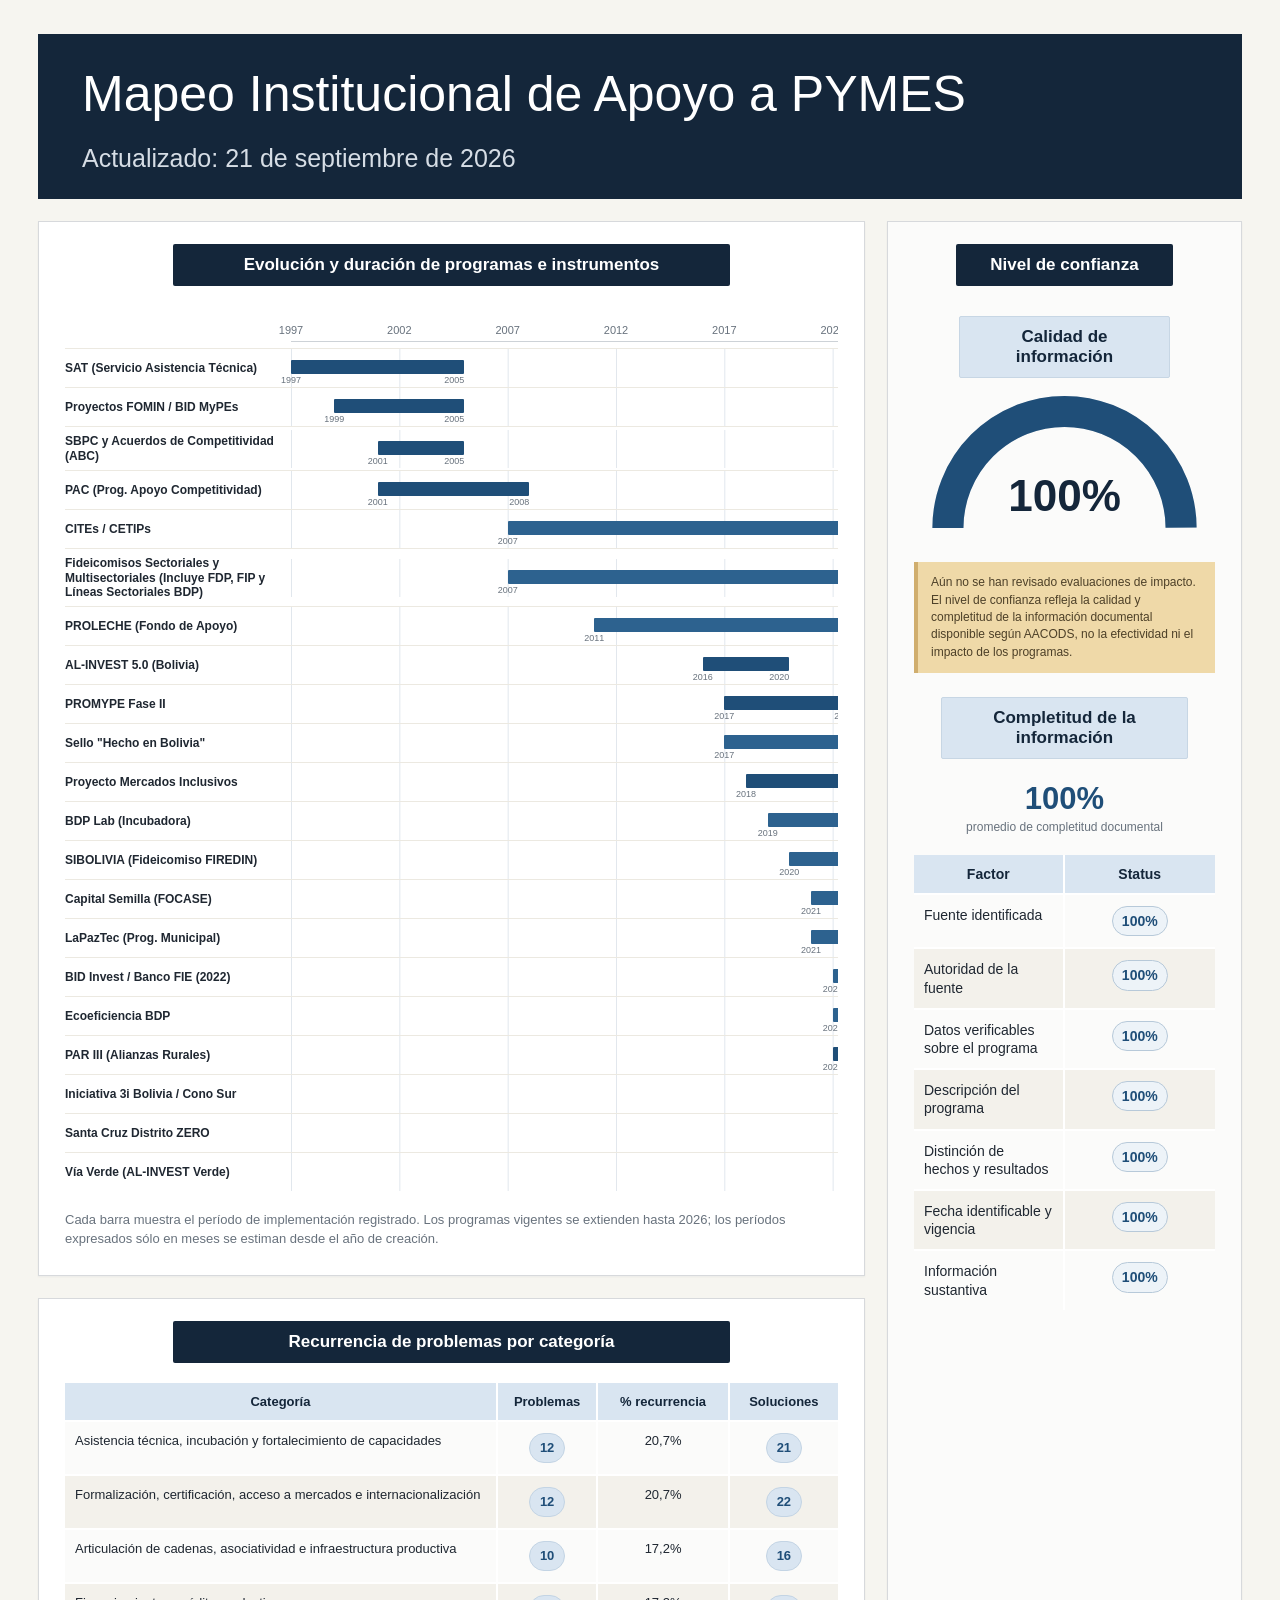
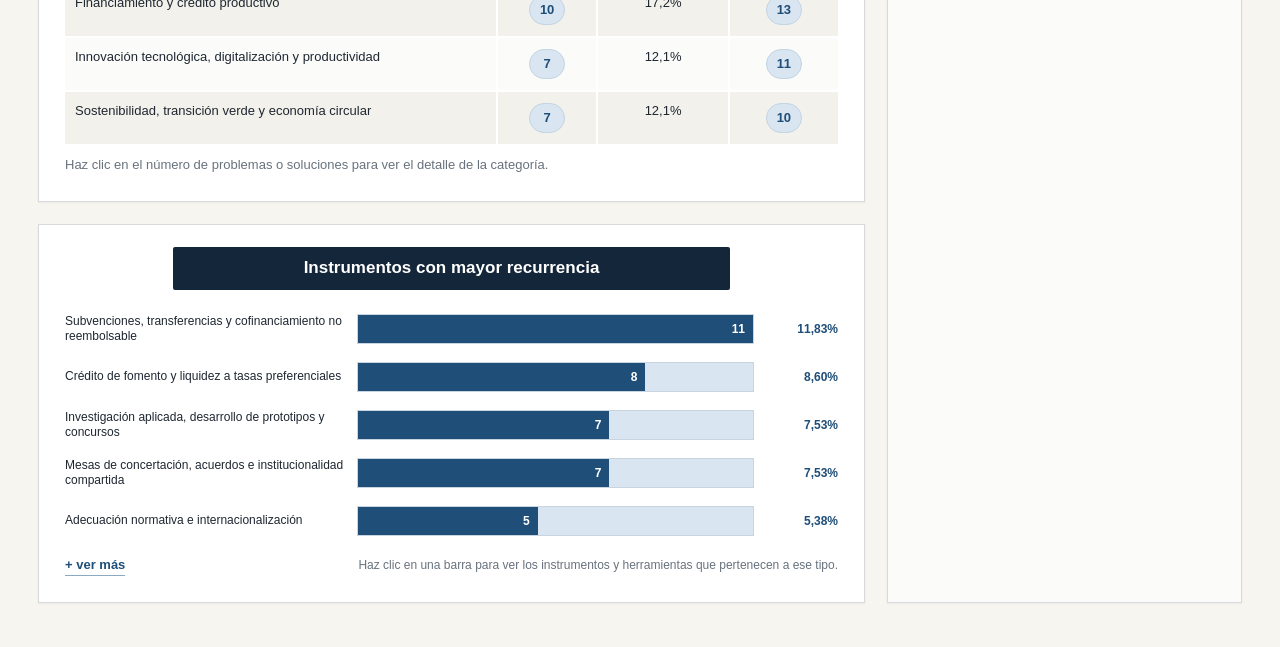
<file: index.html>
<!DOCTYPE html>
<html lang="es">
<head>
  <meta charset="UTF-8" />
  <meta name="viewport" content="width=device-width, initial-scale=1.0" />
  <title>Mapeo Institucional de Apoyo a PYMES</title>
  <link rel="stylesheet" href="styles.css" />
</head>
<body>
  <div class="page-shell">
    <header class="hero-header">
      <h1 id="dashboard-title">Mapeo Institucional de Apoyo a PYMES</h1>
      <p id="dashboard-updated">Actualizado: 21 de septiembre de 2026</p>
    </header>

    <main class="dashboard-grid">
      <section class="card evolution-card">
        <div class="card-pill">Evolución y duración de programas e instrumentos</div>
        <div id="timelineChart" class="timeline-chart"></div>
        <p class="card-note">Cada barra muestra el período de implementación registrado. Los programas vigentes se extienden hasta 2026; los períodos expresados sólo en meses se estiman desde el año de creación.</p>
      </section>

      <section class="card recurrence-card">
        <div class="card-pill">Recurrencia de problemas por categoría</div>
        <div class="table-scroll">
          <table class="data-table compact-table" id="recurrenceTable">
            <thead><tr><th>Categoría</th><th>Problemas</th><th>% recurrencia</th><th>Soluciones</th></tr></thead>
            <tbody></tbody>
          </table>
        </div>
        <p class="card-note">Haz clic en el número de problemas o soluciones para ver el detalle de la categoría.</p>
      </section>

      <aside class="card quality-card">
        <div class="card-pill">Nivel de confianza</div>
        <div class="badge-label">Calidad de información</div>
        <div class="gauge-wrapper">
          <svg class="confidence-gauge" viewBox="0 0 220 125" aria-label="Nivel de confianza">
            <path class="gauge-track" pathLength="100" d="M20 105 A90 90 0 0 1 200 105"></path>
            <path id="gaugeProgress" class="gauge-progress" pathLength="100" d="M20 105 A90 90 0 0 1 200 105"></path>
            <text id="confidenceValue" x="110" y="92" text-anchor="middle" class="gauge-text">0%</text>
          </svg>
        </div>
        <p class="confidence-note" id="impactNote"></p>

        <div class="badge-label second-badge">Completitud de la información</div>
        <div class="quality-metric-line"><span class="metric-strong" id="completenessValue">0%</span><span class="metric-sub">promedio de completitud documental</span></div>
        <table class="data-table factor-table" id="qualityTable"><thead><tr><th>Factor</th><th>Status</th></tr></thead><tbody></tbody></table>
      </aside>

      <section class="card instruments-card">
        <div class="card-pill">Instrumentos con mayor recurrencia</div>
        <div id="instrumentBars" class="instrument-bars"></div>
        <div class="instrument-footer">
          <button id="toggleInstruments" class="link-button">+ ver más</button>
          <span class="legend-text">Haz clic en una barra para ver los instrumentos y herramientas que pertenecen a ese tipo.</span>
        </div>
      </section>
    </main>
  </div>
  <script src="data.js"></script>
  <script src="script.js"></script>
</body>
</html>
</file>
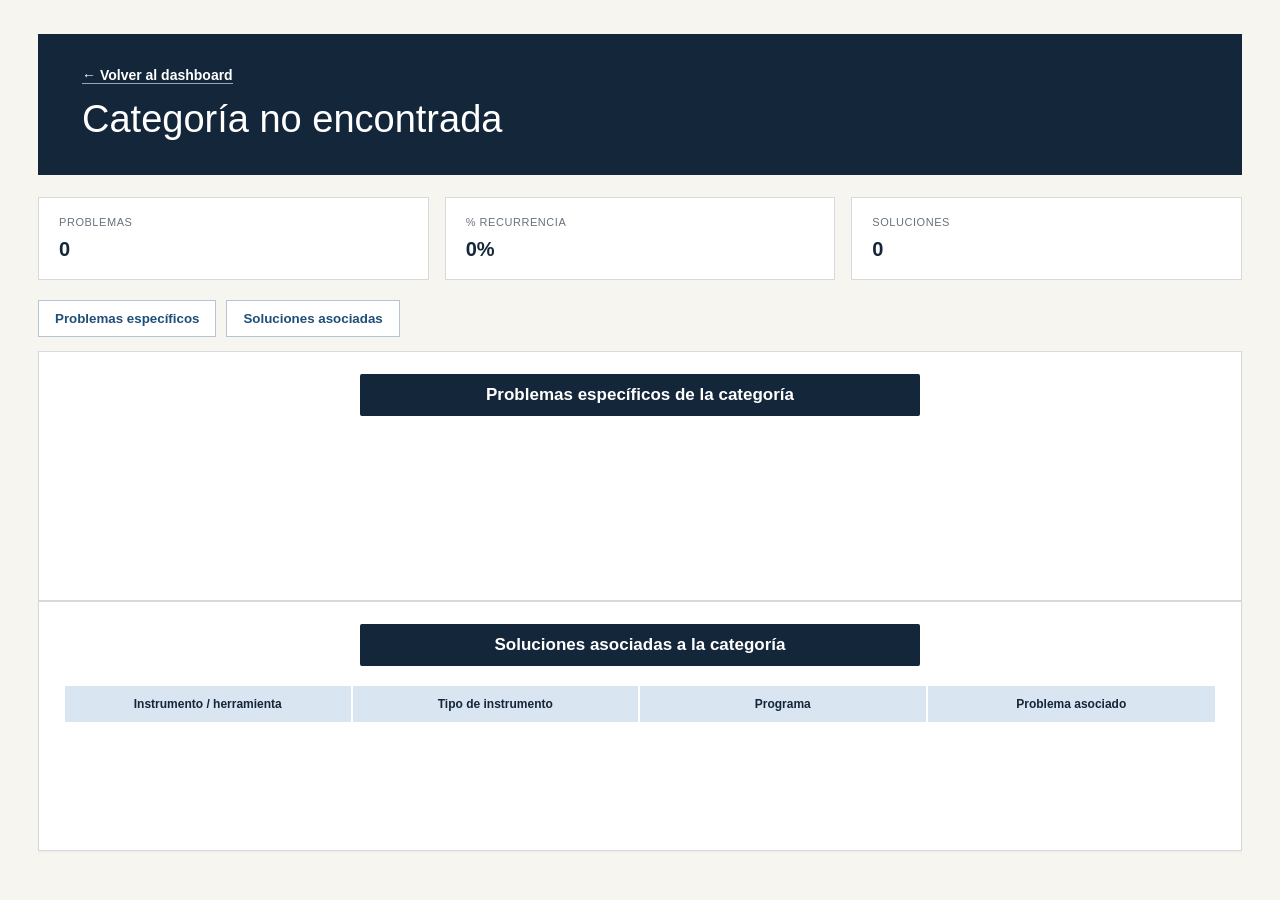
<file: categoria.html>
<!DOCTYPE html>
<html lang="es">
<head>
  <meta charset="UTF-8" />
  <meta name="viewport" content="width=device-width, initial-scale=1.0" />
  <title>Detalle de categoría</title>
  <link rel="stylesheet" href="styles.css" />
</head>
<body>
  <div class="page-shell secondary-shell">
    <header class="hero-header secondary-header">
      <a href="index.html" class="back-link">← Volver al dashboard</a>
      <h1 id="categoryTitle">Detalle de categoría</h1>
      <p id="categorySubtitle"></p>
    </header>

    <section class="detail-summary-grid">
      <div class="mini-card"><span class="mini-label">Problemas</span><strong id="categoryProblems">0</strong></div>
      <div class="mini-card"><span class="mini-label">% recurrencia</span><strong id="categoryPct">0%</strong></div>
      <div class="mini-card"><span class="mini-label">Soluciones</span><strong id="categorySolutions">0</strong></div>
    </section>

    <div class="tabs">
      <button class="tab-button" id="problemsTab">Problemas específicos</button>
      <button class="tab-button" id="solutionsTab">Soluciones asociadas</button>
    </div>

    <section class="card detail-card" id="problemsPanel">
      <div class="card-pill">Problemas específicos de la categoría</div>
      <ol id="problemList" class="problem-list"></ol>
    </section>

    <section class="card detail-card" id="solutionsPanel">
      <div class="card-pill">Soluciones asociadas a la categoría</div>
      <div class="table-scroll">
        <table class="data-table detail-table"><thead><tr><th>Instrumento / herramienta</th><th>Tipo de instrumento</th><th>Programa</th><th>Problema asociado</th></tr></thead><tbody id="solutionsBody"></tbody></table>
      </div>
    </section>
  </div>
  <script src="data.js"></script>
  <script src="categoria.js"></script>
</body>
</html>
</file>
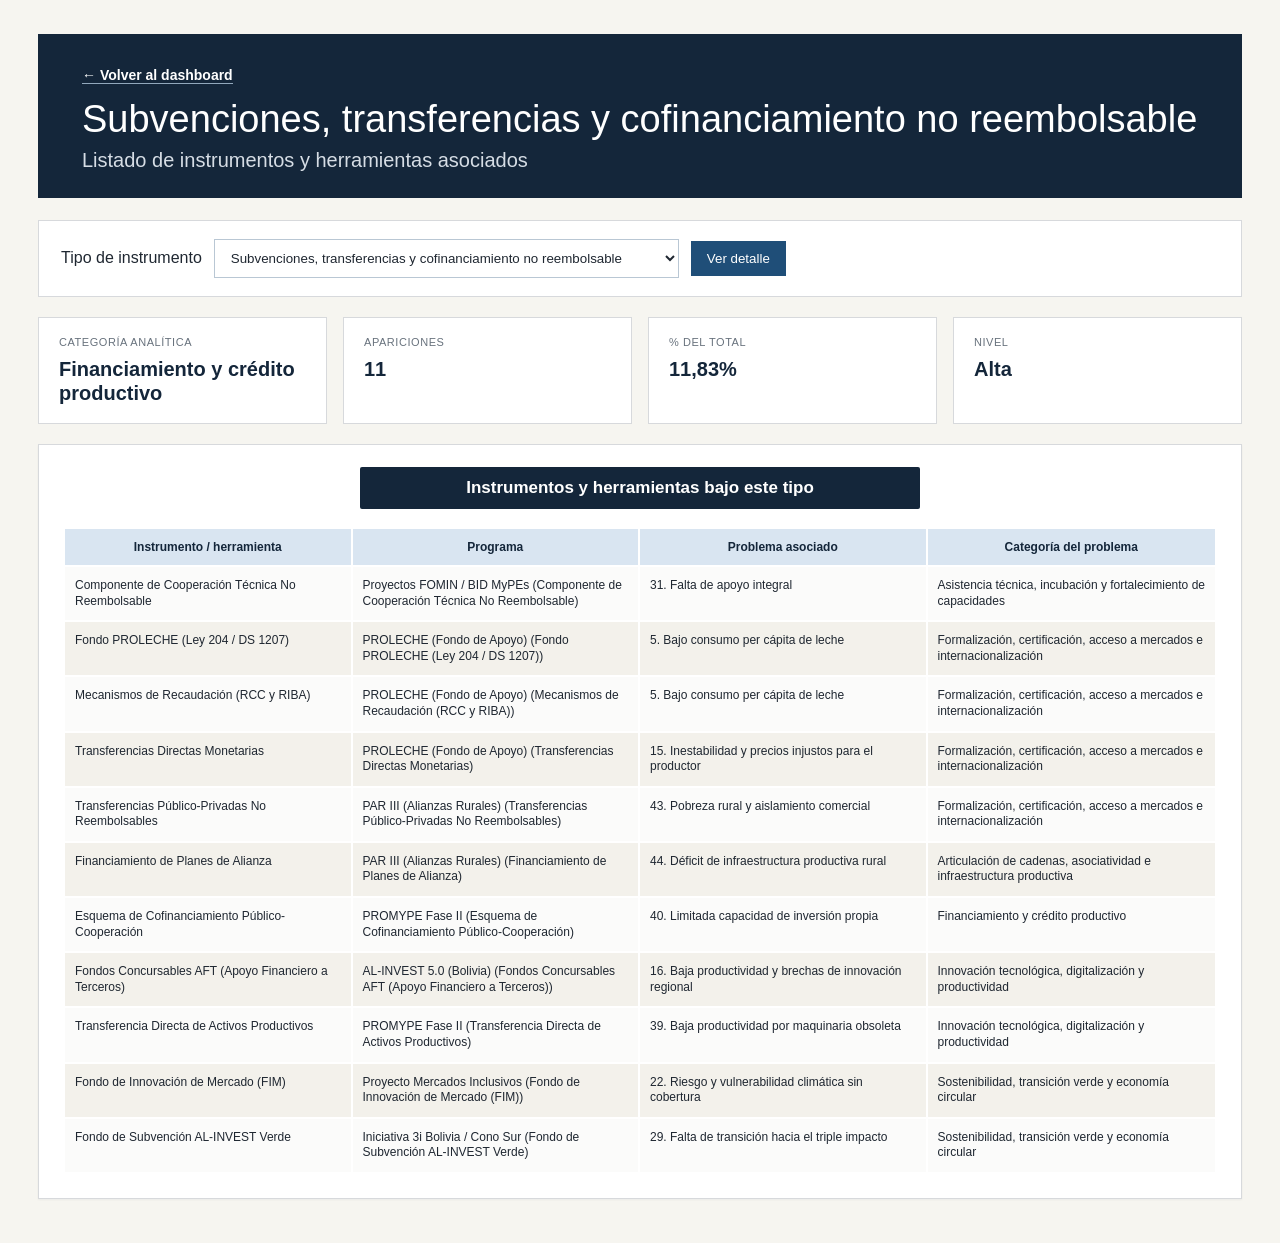
<file: instrumento.html>
<!DOCTYPE html>
<html lang="es">
<head>
  <meta charset="UTF-8" />
  <meta name="viewport" content="width=device-width, initial-scale=1.0" />
  <title>Detalle por tipo de instrumento</title>
  <link rel="stylesheet" href="styles.css" />
</head>
<body>
  <div class="page-shell secondary-shell">
    <header class="hero-header secondary-header">
      <a href="index.html" class="back-link">← Volver al dashboard</a>
      <h1 id="detailTitle">Detalle por tipo de instrumento</h1>
      <p id="detailSubtitle">Listado de instrumentos y herramientas asociados</p>
    </header>
    <section class="filter-bar"><label for="typeSelect">Tipo de instrumento</label><select id="typeSelect"></select><button id="goType" class="primary-button">Ver detalle</button></section>
    <section class="detail-summary-grid">
      <div class="mini-card"><span class="mini-label">Categoría analítica</span><strong id="detailCategory">—</strong></div>
      <div class="mini-card"><span class="mini-label">Apariciones</span><strong id="detailCount">0</strong></div>
      <div class="mini-card"><span class="mini-label">% del total</span><strong id="detailPct">0%</strong></div>
      <div class="mini-card"><span class="mini-label">Nivel</span><strong id="detailLevel">—</strong></div>
    </section>
    <section class="card detail-card"><div class="card-pill">Instrumentos y herramientas bajo este tipo</div><div class="table-scroll"><table class="data-table detail-table"><thead><tr><th>Instrumento / herramienta</th><th>Programa</th><th>Problema asociado</th><th>Categoría del problema</th></tr></thead><tbody id="detailBody"></tbody></table></div></section>
  </div>
  <script src="data.js"></script>
  <script src="instrumento.js"></script>
</body>
</html>
</file>
<file: styles.css>
:root{
  --navy:#14263a;
  --blue:#1f4e78;
  --blue-2:#2d628f;
  --light-blue:#d9e5f1;
  --lighter-blue:#edf3f8;
  --cream:#f6f5f0;
  --sand:#efd9a8;
  --text:#1f2731;
  --muted:#68727d;
  --line:#d7d9dc;
  --white:#ffffff;
}
*{box-sizing:border-box}
html{scroll-behavior:smooth}
body{margin:0;font-family:Arial,Helvetica,sans-serif;background:var(--cream);color:var(--text)}
a{color:inherit}
.page-shell{max-width:1580px;margin:0 auto;padding:34px 38px 44px}
.hero-header{background:var(--navy);padding:32px 44px 26px;margin-bottom:22px;border:0}
.hero-header h1{margin:0;font-size:50px;font-weight:500;line-height:1.12;color:var(--white)}
.hero-header p{margin:22px 0 0;font-size:25px;color:#d6dde5}
.dashboard-grid{display:grid;grid-template-columns:minmax(0,1fr) 355px;grid-template-areas:"evolution quality" "recurrence quality" "instruments quality";gap:22px;align-items:stretch}
.evolution-card{grid-area:evolution}.recurrence-card{grid-area:recurrence}.instruments-card{grid-area:instruments}.quality-card{grid-area:quality}
.card{background:var(--white);border:1px solid var(--line);padding:22px 26px 26px;min-height:250px;box-shadow:0 1px 2px rgba(20,38,58,.05)}
.card-pill{width:min(72%,560px);margin:0 auto 20px;background:var(--navy);color:var(--white);text-align:center;border-radius:2px;padding:11px 18px;font-size:17px;line-height:1.2;font-weight:600}
.card-note{margin:12px 0 0;font-size:13px;color:var(--muted);line-height:1.45}
.table-scroll{overflow-x:auto}
.data-table{width:100%;border-collapse:separate;border-spacing:0;table-layout:fixed;font-size:14px}
.data-table th{background:var(--light-blue);color:var(--navy);padding:11px 10px;border-right:2px solid var(--white);text-align:center;font-weight:700}
.data-table td{background:#fbfbfa;padding:11px 10px;border-top:2px solid var(--white);border-right:2px solid var(--white);vertical-align:top;line-height:1.3}
.data-table tr:nth-child(even) td{background:#f3f1eb}
.data-table th:last-child,.data-table td:last-child{border-right:none}
.compact-table td,.compact-table th{font-size:13px}
.numeric-cell{text-align:center}
.count-link{display:inline-flex;align-items:center;justify-content:center;min-width:36px;height:30px;padding:0 9px;background:var(--light-blue);color:var(--blue);border-radius:999px;text-decoration:none;font-weight:700;border:1px solid #c3d4e4}
.count-link:hover{background:#c7d9e9}
.type-link{font-weight:700;text-decoration:underline;text-underline-offset:2px;color:var(--blue)}
.status-chip{display:inline-block;padding:5px 9px;border:1px solid #b7c9d9;border-radius:999px;background:var(--lighter-blue);font-weight:700;color:var(--blue)}
.error-banner{background:#f6e8e8;color:#6d2f2f;padding:12px 18px;border-bottom:2px solid #d9bcbc}

/* Timeline */
.timeline-chart{width:100%;overflow-x:auto;padding:4px 0 8px}
.timeline-axis,.timeline-row{display:grid;grid-template-columns:minmax(210px,30%) minmax(650px,1fr);column-gap:16px}
.timeline-axis{margin-bottom:6px}
.timeline-label-spacer{height:32px}
.timeline-axis-track{position:relative;height:32px;border-bottom:1px solid #cdd2d7}
.timeline-axis-track span{position:absolute;bottom:5px;transform:translateX(-50%);font-size:11px;color:var(--muted)}
.timeline-row{min-height:38px;align-items:center;border-top:1px solid #ece9e1}
.timeline-name{font-size:12px;font-weight:600;padding:7px 0;line-height:1.2;color:var(--text)}
.timeline-track{position:relative;height:38px;background-image:linear-gradient(to right,#e1e7ed 1px,transparent 1px);background-size:16.666% 100%}
.timeline-bar{position:absolute;top:11px;height:14px;background:var(--blue);border-radius:1px;min-width:5px}
.timeline-bar.ongoing{background:var(--blue-2)}
.timeline-bar.approximate{background:#6f93b5}
.timeline-start,.timeline-end{position:absolute;top:26px;transform:translateX(-50%);font-size:9px;color:var(--muted);white-space:nowrap}
.timeline-end{transform:translateX(-100%)}

/* Quality / gauge */
.quality-card{display:flex;flex-direction:column;align-self:stretch;background:#fbfbfa}
.badge-label{width:70%;margin:10px auto 14px;background:var(--light-blue);border:1px solid #c7d6e4;border-radius:2px;padding:10px 12px;text-align:center;font-size:17px;font-weight:700;color:var(--navy)}
.second-badge{margin-top:22px;width:82%}
.gauge-wrapper{display:flex;justify-content:center}
.confidence-gauge{width:285px;max-width:100%;height:auto}
.gauge-track,.gauge-progress{fill:none;stroke-width:24;stroke-linecap:butt}
.gauge-track{stroke:#dfe6ec}
.gauge-progress{stroke:var(--blue);stroke-dasharray:100;stroke-dashoffset:100;transition:stroke-dashoffset .6s ease}
.gauge-text{font-size:34px;font-weight:700;fill:var(--navy)}
.confidence-note{background:var(--sand);border-left:4px solid #d0ae6e;padding:12px 13px;margin:8px 0 2px;font-size:12px;line-height:1.45;color:#4d4028}
.quality-metric-line{text-align:center;margin:8px 0 14px}
.metric-strong{display:block;font-size:31px;font-weight:700;color:var(--blue)}
.metric-sub{font-size:12px;color:var(--muted)}
.factor-table{margin-top:6px}
.factor-table td:nth-child(2),.factor-table th:nth-child(2){text-align:center}

/* Instrument bars */
.instrument-bars{display:flex;flex-direction:column;gap:10px}
.bar-row{display:grid;grid-template-columns:minmax(250px,36%) 1fr 70px;gap:14px;align-items:center;text-decoration:none;padding:4px 0}
.bar-label{font-size:12px;line-height:1.25;color:var(--text)}
.bar-track{height:30px;background:var(--light-blue);position:relative;border:1px solid #c8d5e1}
.bar-fill{height:100%;background:var(--blue);min-width:28px;display:flex;align-items:center;justify-content:flex-end;padding-right:8px;color:var(--white);font-size:12px;font-weight:700}
.bar-row:hover .bar-fill{background:var(--blue-2)}
.bar-pct{text-align:right;font-size:12px;font-weight:700;color:var(--blue)}
.instrument-footer{display:flex;justify-content:space-between;align-items:center;gap:12px;margin-top:14px;flex-wrap:wrap}
.link-button{background:none;border:0;border-bottom:1px solid #8ca9c2;padding:3px 0;cursor:pointer;font-size:13px;font-weight:700;color:var(--blue)}
.legend-text{font-size:12px;color:var(--muted)}

/* Recurrence widths */
.recurrence-card .data-table th:first-child,.recurrence-card .data-table td:first-child{width:56%}
.recurrence-card .data-table th:nth-child(2),.recurrence-card .data-table td:nth-child(2){width:13%}
.recurrence-card .data-table th:nth-child(3),.recurrence-card .data-table td:nth-child(3){width:17%}
.recurrence-card .data-table th:nth-child(4),.recurrence-card .data-table td:nth-child(4){width:14%}

/* Detail pages */
.secondary-shell{max-width:1480px}
.secondary-header h1{font-size:38px;margin-top:14px}
.secondary-header p{font-size:20px;margin-top:8px}
.back-link{font-size:14px;font-weight:700;text-decoration:none;border-bottom:1px solid #92a8bc;color:var(--white)}
.filter-bar{background:var(--white);border:1px solid var(--line);padding:18px 22px;display:flex;align-items:center;gap:12px;margin-bottom:20px;flex-wrap:wrap}
.filter-bar select{min-width:360px;max-width:100%;padding:10px 12px;border:1px solid #b9c7d4;background:var(--white);color:var(--text)}
.primary-button{background:var(--blue);color:var(--white);border:0;padding:10px 16px;cursor:pointer}
.detail-summary-grid{display:grid;grid-template-columns:repeat(4,1fr);gap:16px;margin-bottom:20px}
.detail-summary-grid:has(.mini-card:nth-child(3):last-child){grid-template-columns:repeat(3,1fr)}
.mini-card{background:var(--white);border:1px solid var(--line);padding:18px 20px}
.mini-label{display:block;font-size:11px;color:var(--muted);margin-bottom:9px;text-transform:uppercase;letter-spacing:.05em}
.mini-card strong{font-size:20px;line-height:1.2;color:var(--navy)}
.detail-card{min-height:250px}
.detail-table td,.detail-table th{font-size:12px}
.tabs{display:flex;gap:10px;margin-bottom:14px}
.tab-button{border:1px solid #b5c5d3;background:var(--white);padding:10px 16px;cursor:pointer;font-weight:700;color:var(--blue)}
.tab-button.active{background:var(--light-blue);color:var(--navy)}
.problem-list{margin:0;padding-left:24px}
.problem-list li{padding:10px 8px;border-bottom:1px solid var(--line);line-height:1.35}

@media(max-width:1180px){.dashboard-grid{grid-template-columns:1fr;grid-template-areas:"evolution" "recurrence" "instruments" "quality"}.hero-header h1{font-size:40px}.hero-header p{font-size:22px}.detail-summary-grid{grid-template-columns:1fr 1fr}.timeline-axis,.timeline-row{grid-template-columns:220px minmax(650px,1fr)}}
@media(max-width:760px){.page-shell{padding:16px}.hero-header{padding:22px}.hero-header h1{font-size:28px}.hero-header p{font-size:17px;margin-top:12px}.card{padding:18px 14px}.card-pill{width:100%;font-size:15px}.detail-summary-grid,.detail-summary-grid:has(.mini-card:nth-child(3):last-child){grid-template-columns:1fr}.filter-bar select{min-width:100%}.bar-row{grid-template-columns:1fr}.bar-pct{text-align:left}.timeline-axis,.timeline-row{grid-template-columns:180px minmax(600px,1fr)}}
</file>
